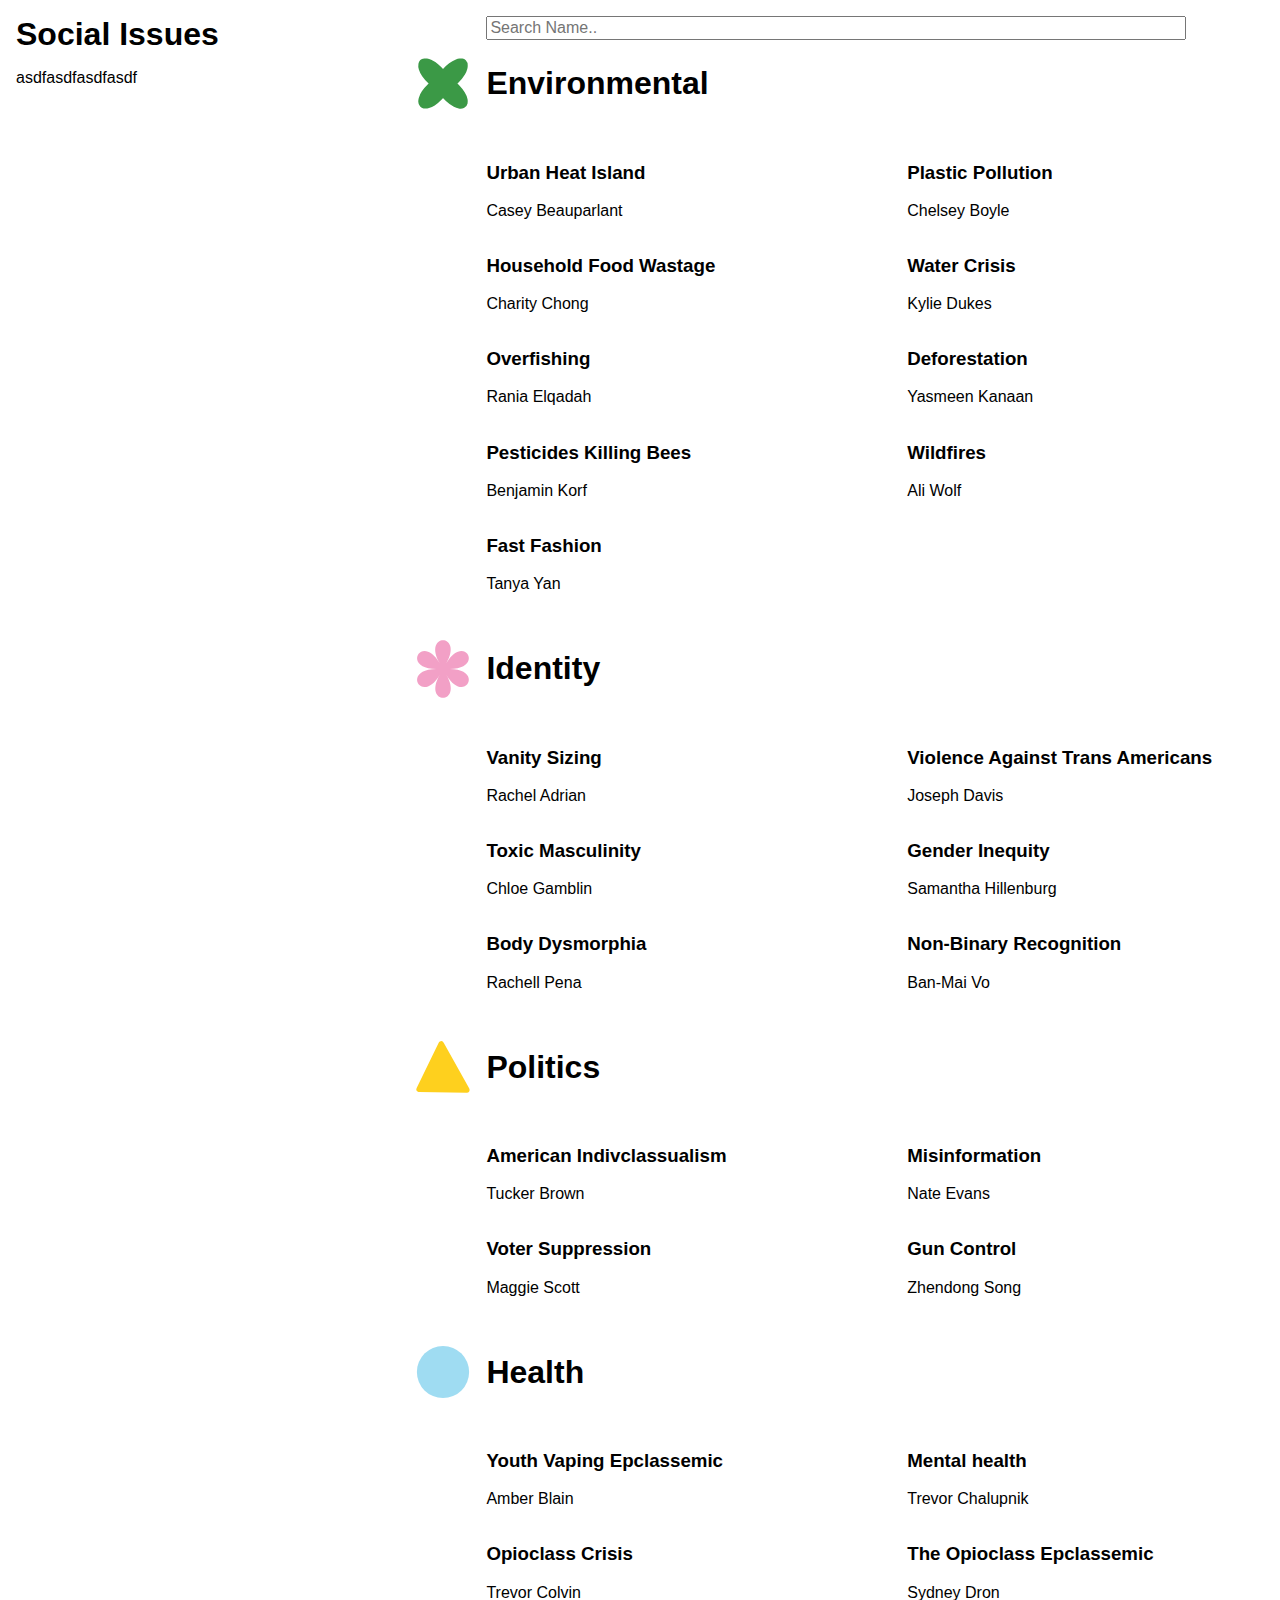
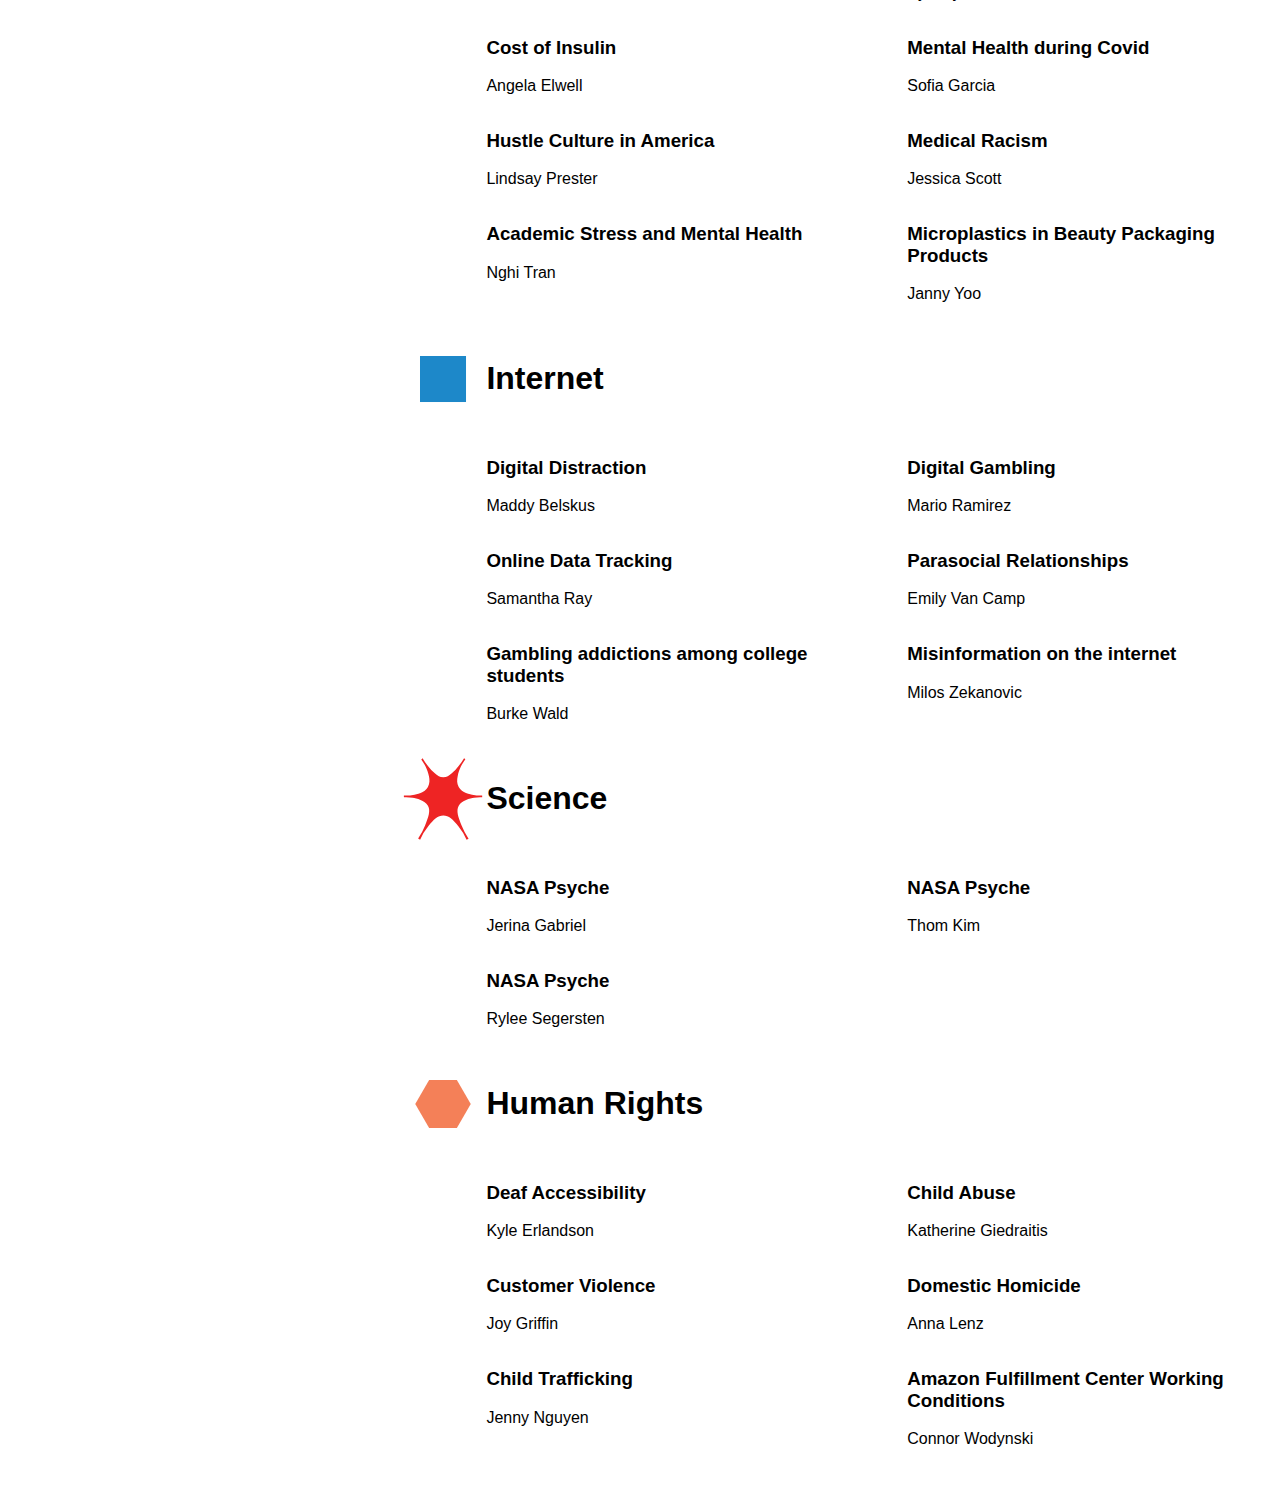
<file: social.html>
<!doctype html>

<html lang="zxx">

<head>
    <meta charset="utf-8">
    <meta name="viewport" content="wclassth=device-wclassth, initial-scale=1">

    <title>social issues</title>
    <meta name="description" content="social issues">
    <meta name="author" content="SitePoint">

    <meta property="og:title" content="A Basic HTML5 Template">
    <meta property="og:type" content="website">
    <meta property="og:url" content="https://www.sitepoint.com/a-basic-html5-template/">
    <meta property="og:description" content="social issues">
    <meta property="og:image" content="image.png">



    <link rel="stylesheet" href="./css/social.css">
    <link rel="stylesheet" href="./css/normalize.css">


</head>

<body>

    <div class="social-issues">
        <div class="social-issues__left">
            <h1>Social Issues</h1>
            <p>asdfasdfasdfasdf</p>
        </div>
        <div class="social-issues__right">

            <input id="searchbar" onkeyup="search_listedissues()" type="text" name="search"
                placeholder="Search Name..">

            <div class="social-issues__container">
                <div class="title-container">
                    <img src="images/social-icon-01.svg" class="social-icon">
                    <h1>Environmental</h1>
                </div>
                <div class="social-issues__names">


                    <ul class="list">
                        <li class="listedissues">
                            <h3>Urban Heat Island</h3>
                            <p>Casey Beauparlant</p>
                        </li>
                        <li class="listedissues">
                            <h3>Plastic Pollution</h3>
                            <p>Chelsey Boyle</p>
                        </li>
                        <li class="listedissues">
                            <h3>Household Food Wastage</h3>
                            <p>Charity Chong</p>
                        </li>
                        <li class="listedissues">
                            <h3>Water Crisis</h3>
                            <p>Kylie Dukes</p>
                        </li>
                        <li class="listedissues">
                            <h3>Overfishing</h3>
                            <p>Rania Elqadah</p>
                        </li>
                        <li class="listedissues">
                            <h3>Deforestation</h3>
                            <p>Yasmeen Kanaan</p>
                        </li>
                        <li class="listedissues">
                            <h3>Pesticides Killing Bees</h3>
                            <p>Benjamin Korf</p>
                        </li>
                        <li class="listedissues">
                            <h3>Wildfires</h3>
                            <p>Ali Wolf</p>
                        </li>
                        <li class="listedissues">
                            <h3>Fast Fashion</h3>
                            <p>Tanya Yan</p>
                        </li>

                    </ul>
                </div>

            </div>





            <div class="social-issues__container">
                <div class="title-container">
                    <img src="images/social-icon-02.svg" class="social-icon">
                    <h1>Identity</h1>
                </div>
                <div class="social-issues__names">
                    <ul class="list">
                        <li class="listedissues">
                            <h3>Vanity Sizing</h3>
                            <p>Rachel Adrian</p>
                        </li>
                        <li class="listedissues">
                            <h3>Violence Against Trans Americans</h3>
                            <p>Joseph Davis</p>
                        </li>
                        <li class="listedissues">
                            <h3>Toxic Masculinity</h3>
                            <p>Chloe Gamblin</p>
                        </li>
                        <li class="listedissues">
                            <h3>Gender Inequity</h3>
                            <p>Samantha Hillenburg</p>
                        </li>
                        <li class="listedissues">
                            <h3>Body Dysmorphia</h3>
                            <p>Rachell Pena</p>
                        </li>
                        <li class="listedissues">
                            <h3>Non-Binary Recognition</h3>
                            <p>Ban-Mai Vo</p>
                        </li>

                    </ul>
                </div>
            </div>



            <div class="social-issues__container">
                <div class="title-container">
                    <img src="images/social-icon-03.svg" class="social-icon">
                    <h1>Politics</h1>
                </div>
                <div class="social-issues__names">
                    <ul class="list">
                        <li class="listedissues">
                            <h3>American Indivclassualism</h3>
                            <p>Tucker Brown</p>
                        </li>

                        <li class="listedissues">
                            <h3>Misinformation</h3>
                            <p>Nate Evans</p>
                        </li>

                        <li class="listedissues">
                            <h3>Voter Suppression</h3>
                            <p>Maggie Scott</p>
                        </li>
                        <li class="listedissues">
                            <h3>Gun Control</h3>
                            <p>Zhendong Song</p>
                        </li>
                    
                    </ul>
                </div>

            </div>




            <div class="social-issues__container">
                <div class="title-container">
                    <img src="images/social-icon-04.svg" class="social-icon">
                    <h1>Health</h1>
                </div>
                <div class="social-issues__names">
                    <ul class="list">
                        <li class="listedissues">
                            <h3>Youth Vaping Epclassemic</h3>
                            <p>Amber Blain</p>
                        </li>
                        <li class="listedissues">
                            <h3>Mental health </h3>
                            <p>Trevor Chalupnik</p>
                        </li>
                        <li class="listedissues">
                            <h3>Opioclass Crisis</h3>
                            <p>Trevor Colvin</p>
                        </li>

                        <li class="listedissues">
                            <h3>The Opioclass Epclassemic</h3>
                            <p>Sydney Dron</p>
                        </li>

                        <li class="listedissues">
                            <h3>Cost of Insulin</h3>
                            <p>Angela Elwell</p>
                        </li>

                        <li class="listedissues">
                            <h3>Mental Health during Covid</h3>
                            <p>Sofia Garcia</p>
                        </li>

                        <li class="listedissues">
                            <h3>Hustle Culture in America</h3>
                            <p>Lindsay Prester</p>
                        </li>

                        <li class="listedissues">
                            <h3>Medical Racism</h3>
                            <p>Jessica Scott</p>
                        </li>

                        <li class="listedissues">
                            <h3>Academic Stress and Mental Health</h3>
                            <p>Nghi Tran</p>
                        </li>

                        <li class="listedissues">
                            <h3>Microplastics in Beauty Packaging Products</h3>
                            <p>Janny Yoo</p>
                        </li>


                    </ul>
                </div>

            </div>




            <div class="social-issues__container">
                <div class="title-container">
                    <img src="images/social-icon-05.svg" class="social-icon">
                    <h1>Internet</h1>
                </div>
                <div class="social-issues__names">
                    <ul class="list">
                        <li class="listedissues">
                            <h3>Digital Distraction</h3>
                            <p>Maddy Belskus</p>
                        </li>

                        <li class="listedissues">
                            <h3>Digital Gambling</h3>
                            <p>Mario Ramirez</p>
                        </li>

                        <li class="listedissues">
                            <h3>Online Data Tracking</h3>
                            <p>Samantha Ray</p>
                        </li>


                        <li class="listedissues">
                            <h3>Parasocial Relationships</h3>
                            <p>Emily Van Camp</p>
                        </li>

                        <li class="listedissues">
                            <h3>Gambling addictions among college students</h3>
                            <p>Burke Wald</p>
                        </li>

                        <li class="listedissues">
                            <h3>Misinformation on the internet</h3>
                            <p>Milos Zekanovic</p>
                        </li>


                    </ul>
                </div>




                <div class="social-issues__container">
                    <div class="title-container">
                        <img src="images/social-icon-06.svg" class="social-icon">
                        <h1>Science</h1>
                    </div>
                    <div class="social-issues__names">
                        <ul class="list">
                            <li class="listedissues">
                                <h3>NASA Psyche</h3>
                                <p>Jerina Gabriel</p>
                            </li>

                            <li class="listedissues">
                                <h3>NASA Psyche</h3>
                                <p>Thom Kim</p>
                            </li>

                            <li class="listedissues">
                                <h3>NASA Psyche</h3>
                                <p>Rylee Segersten</p>
                            </li>


                        </ul>
                    </div>


                    <div class="social-issues__container">
                        <div class="title-container">
                            <img src="images/social-icon-07.svg" class="social-icon">
                            <h1>Human Rights</h1>
                        </div>
                        <div class="social-issues__names">
                            <ul class="list">
                                <li class="listedissues">
                                    <h3>Deaf Accessibility</h3>
                                    <p>Kyle Erlandson</p>
                                </li>


                                <li class="listedissues">
                                    <h3>Child Abuse</h3>
                                    <p>Katherine Giedraitis</p>
                                </li>

                                <li class="listedissues">
                                    <h3>Customer Violence</h3>
                                    <p>Joy Griffin</p>
                                </li>

                                <li class="listedissues">
                                    <h3>Domestic Homicide</h3>
                                    <p>Anna Lenz</p>
                                </li>

                    

                                <li class="listedissues">
                                    <h3>Child Trafficking</h3>
                                    <p>Jenny Nguyen</p>
                                </li>

                    

                                <li class="listedissues">
                                    <h3>Amazon Fulfillment Center Working Conditions</h3>
                                    <p>Connor Wodynski</p>
                                </li>


                            </ul>
                        </div>








                    </div>




                    <script src="javascript/social.js"></script>
</body>
</file>
<file: css/social.css>
body {
    font-family: sans-serif;
}

.social-issues {
    width: 100%;
    display: flex;
}


.social-issues__left {
    display: flex;
    flex-direction: column;
    flex-basis: calc(30% - 2rem);
    flex-shrink: 0;
    flex-grow: 0;
    margin: 1rem;
}

.social-issues__right {
    flex-basis: calc(70% - 2rem);
    flex-shrink: 0;
    flex-grow: 0;
    margin: 1rem;
}


.social-issues__container {
    flex-wrap: wrap;
    margin: 0;
    
}

.social-issues__names {
    flex-direction: column;
    flex-basis: calc(50% - 2rem);
    flex-shrink: 0;
    flex-grow: 0;

}

.title-container{
    display: flex;
    align-items: center;
}

.title-container h1{
    display: flex;
    align-items: center;
}

.social-icon {
    width: 10%;
    
}



ul {
    display: flex;
    flex-wrap: wrap;
    columns: 2;
    -webkit-columns: 2;
    -moz-columns: 2;
    list-style: none;
    justify-content: space-between;
}

li {
    -webkit-column-break-inside: avoid;
    page-break-inside: avoid;
    break-inside: avoid;
    flex-basis: calc(50% - 2rem);
}

.list {
    padding-left: 10%;
}

#searchbar {
    margin-left: 10%;
    width: 80%;
}
</file>
